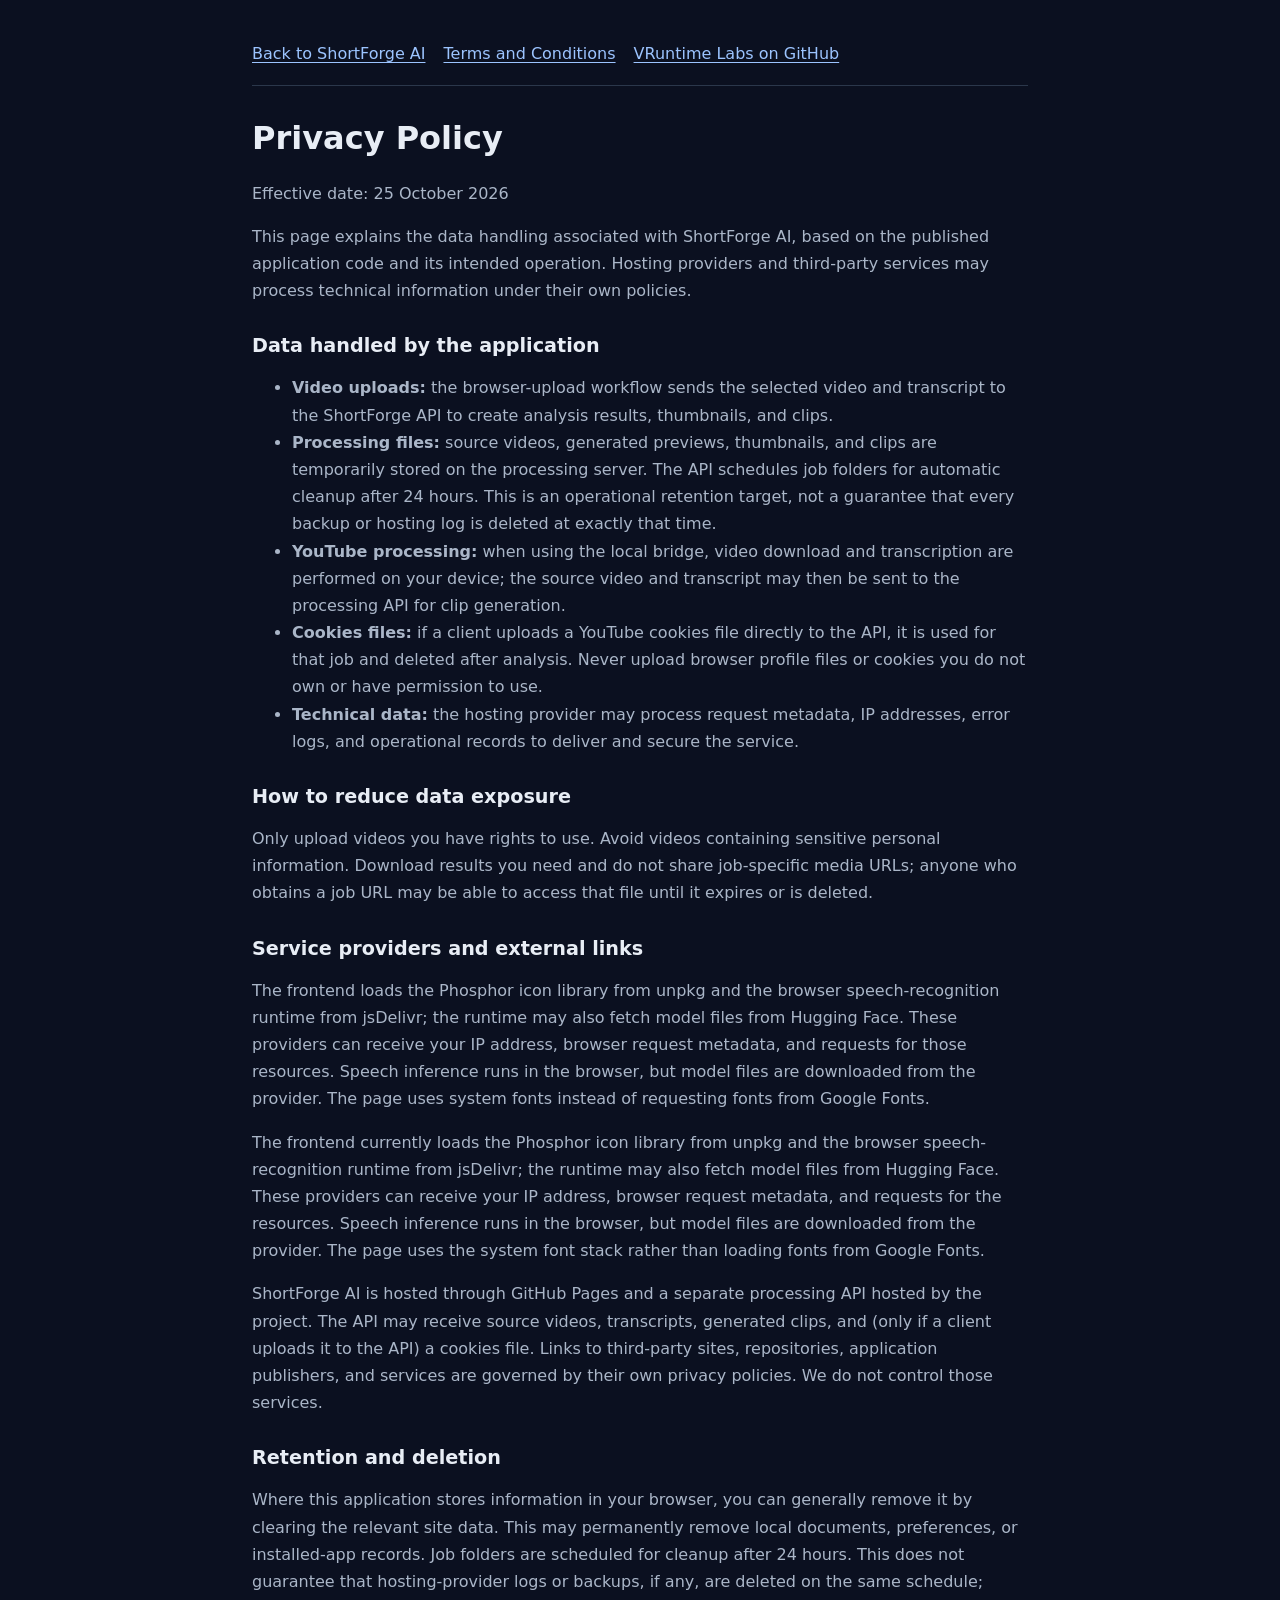
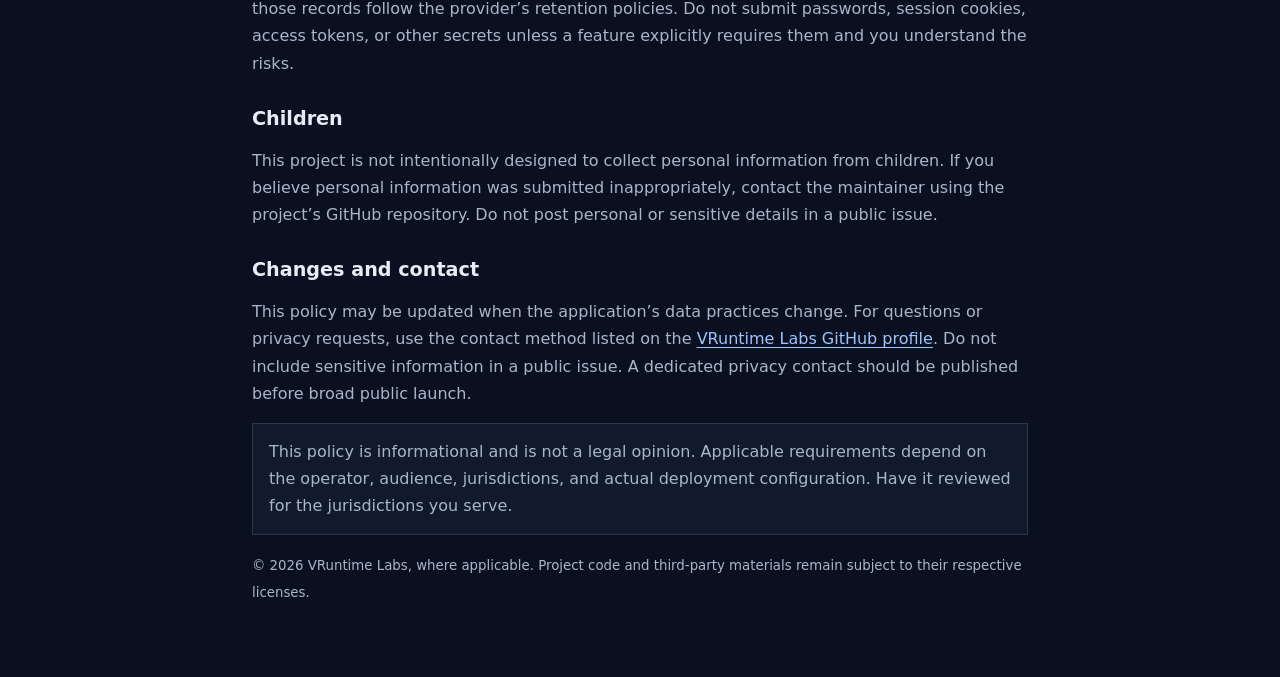
<file: privacy.html>
<!doctype html>
<html lang="en">
<head>
  <meta charset="utf-8">
  <meta name="viewport" content="width=device-width, initial-scale=1">
  <meta name="theme-color" content="#0b1020">
  <meta name="description" content="ShortForge AI privacy policy.">
  <title>Privacy Policy | ShortForge AI</title>
  <style>
    :root{color-scheme:dark;--bg:#0b1020;--panel:#111a2b;--text:#e8edf5;--muted:#aab6c8;--line:#2b374b;--link:#9cc4ff}
    *{box-sizing:border-box}body{margin:0;background:var(--bg);color:var(--text);font:16px/1.7 system-ui,-apple-system,Segoe UI,sans-serif}
    main{max-width:820px;margin:0 auto;padding:40px 22px 72px}nav{display:flex;gap:18px;flex-wrap:wrap;border-bottom:1px solid var(--line);padding-bottom:18px;margin-bottom:32px}
    a{color:var(--link);text-underline-offset:3px}h1,h2{line-height:1.25}h1{font-size:2rem}h2{font-size:1.2rem;margin-top:30px}p,li{color:var(--muted)}.notice{border:1px solid var(--line);padding:14px 16px;background:var(--panel)}small{color:var(--muted)}
  </style>
</head>
<body><main>
  <nav><a href="./">Back to ShortForge AI</a><a href="./terms.html">Terms and Conditions</a><a href="https://github.com/vruntime-labs">VRuntime Labs on GitHub</a></nav>
  <h1>Privacy Policy</h1>
  <p>Effective date: 25 October 2026</p>
  <p>This page explains the data handling associated with ShortForge AI, based on the published application code and its intended operation. Hosting providers and third-party services may process technical information under their own policies.</p>
  <h2>Data handled by the application</h2>
  <ul>
    <li><strong>Video uploads:</strong> the browser-upload workflow sends the selected video and transcript to the ShortForge API to create analysis results, thumbnails, and clips.</li>
    <li><strong>Processing files:</strong> source videos, generated previews, thumbnails, and clips are temporarily stored on the processing server. The API schedules job folders for automatic cleanup after 24 hours. This is an operational retention target, not a guarantee that every backup or hosting log is deleted at exactly that time.</li>
    <li><strong>YouTube processing:</strong> when using the local bridge, video download and transcription are performed on your device; the source video and transcript may then be sent to the processing API for clip generation.</li>
    <li><strong>Cookies files:</strong> if a client uploads a YouTube cookies file directly to the API, it is used for that job and deleted after analysis. Never upload browser profile files or cookies you do not own or have permission to use.</li>
    <li><strong>Technical data:</strong> the hosting provider may process request metadata, IP addresses, error logs, and operational records to deliver and secure the service.</li>
  </ul>
  <h2>How to reduce data exposure</h2><p>Only upload videos you have rights to use. Avoid videos containing sensitive personal information. Download results you need and do not share job-specific media URLs; anyone who obtains a job URL may be able to access that file until it expires or is deleted.</p>
  <h2>Service providers and external links</h2>
  <p>The frontend loads the Phosphor icon library from unpkg and the browser speech-recognition runtime from jsDelivr; the runtime may also fetch model files from Hugging Face. These providers can receive your IP address, browser request metadata, and requests for those resources. Speech inference runs in the browser, but model files are downloaded from the provider. The page uses system fonts instead of requesting fonts from Google Fonts.</p>
  <p>The frontend currently loads the Phosphor icon library from unpkg and the browser speech-recognition runtime from jsDelivr; the runtime may also fetch model files from Hugging Face. These providers can receive your IP address, browser request metadata, and requests for the resources. Speech inference runs in the browser, but model files are downloaded from the provider. The page uses the system font stack rather than loading fonts from Google Fonts.</p>
  <p>ShortForge AI is hosted through GitHub Pages and a separate processing API hosted by the project. The API may receive source videos, transcripts, generated clips, and (only if a client uploads it to the API) a cookies file. Links to third-party sites, repositories, application publishers, and services are governed by their own privacy policies. We do not control those services.</p>
  <h2>Retention and deletion</h2>
  <p>Where this application stores information in your browser, you can generally remove it by clearing the relevant site data. This may permanently remove local documents, preferences, or installed-app records. Job folders are scheduled for cleanup after 24 hours. This does not guarantee that hosting-provider logs or backups, if any, are deleted on the same schedule; those records follow the provider’s retention policies. Do not submit passwords, session cookies, access tokens, or other secrets unless a feature explicitly requires them and you understand the risks.</p>
  <h2>Children</h2>
  <p>This project is not intentionally designed to collect personal information from children. If you believe personal information was submitted inappropriately, contact the maintainer using the project’s GitHub repository. Do not post personal or sensitive details in a public issue.</p>
  <h2>Changes and contact</h2>
  <p>This policy may be updated when the application’s data practices change. For questions or privacy requests, use the contact method listed on the <a href="https://github.com/vruntime-labs">VRuntime Labs GitHub profile</a>. Do not include sensitive information in a public issue. A dedicated privacy contact should be published before broad public launch.</p>
  <p class="notice">This policy is informational and is not a legal opinion. Applicable requirements depend on the operator, audience, jurisdictions, and actual deployment configuration. Have it reviewed for the jurisdictions you serve.</p>
  <small>© 2026 VRuntime Labs, where applicable. Project code and third-party materials remain subject to their respective licenses.</small>
</main></body></html>
</file>
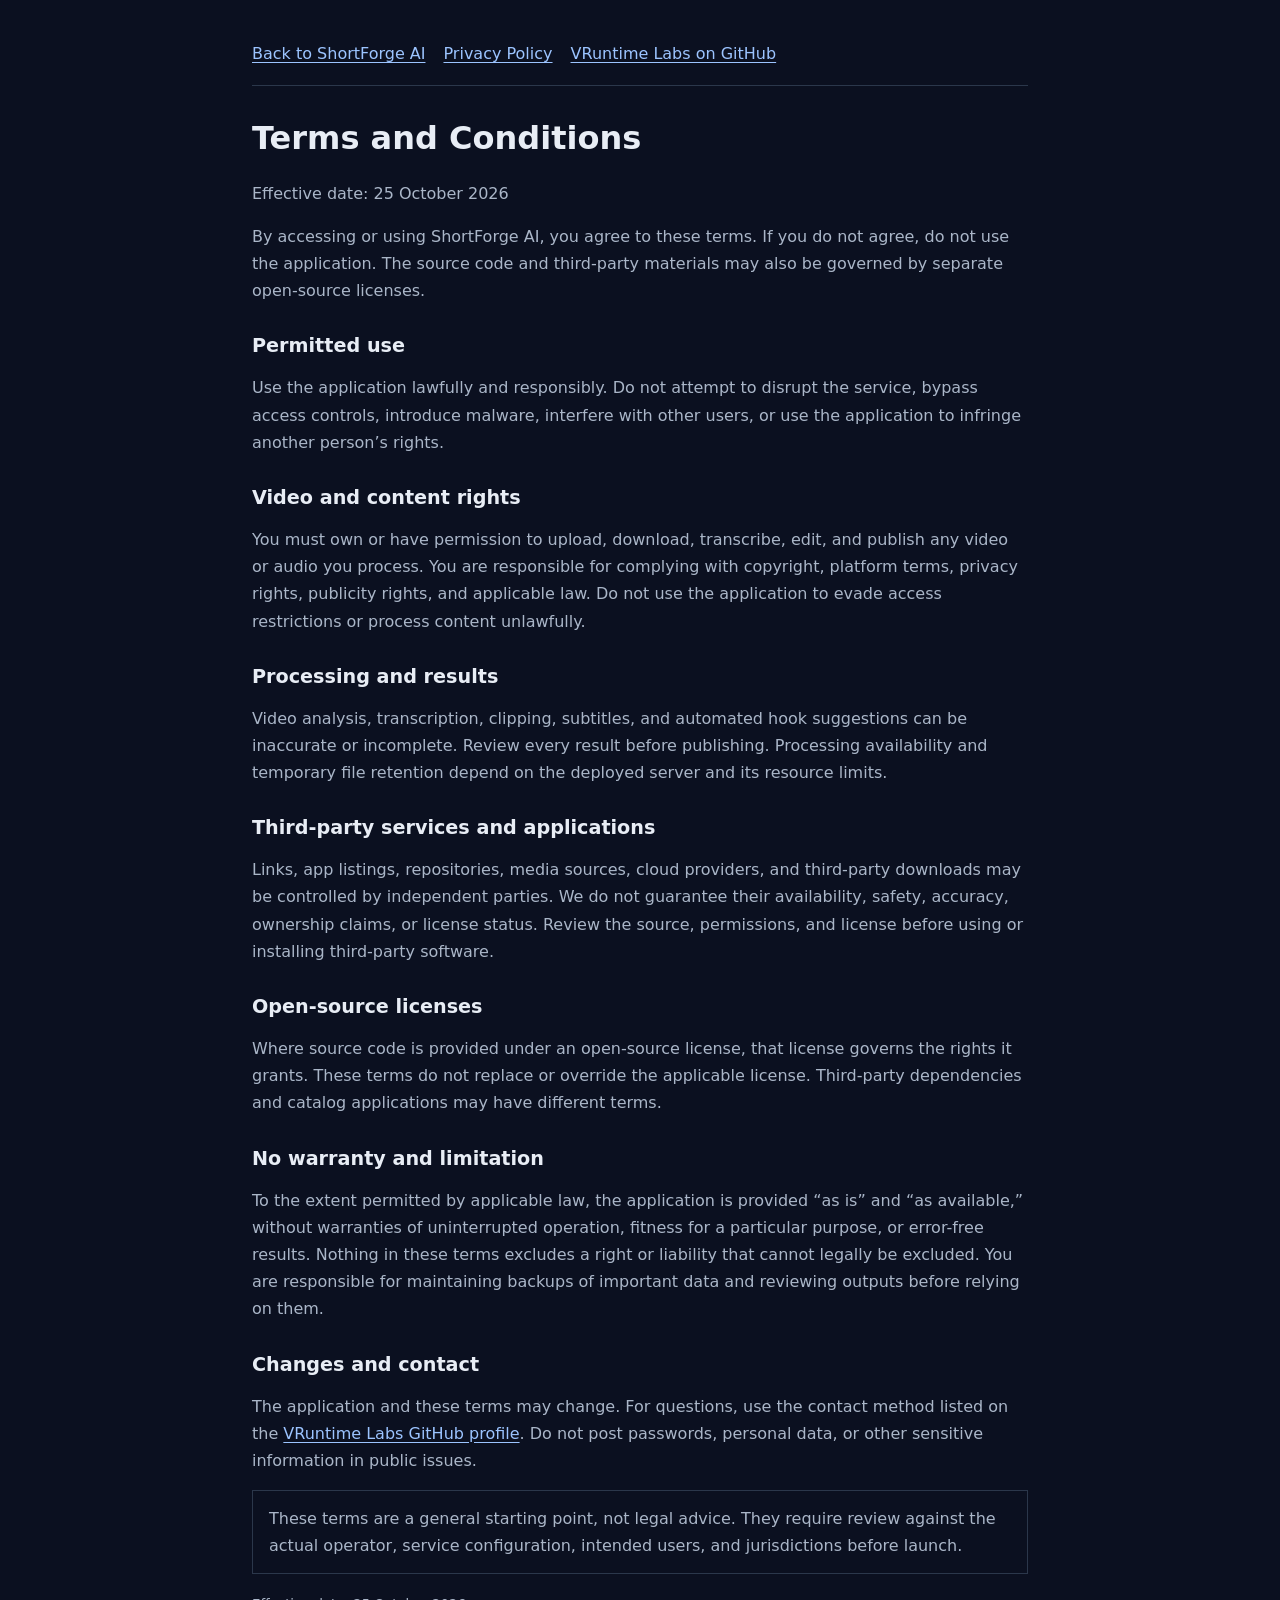
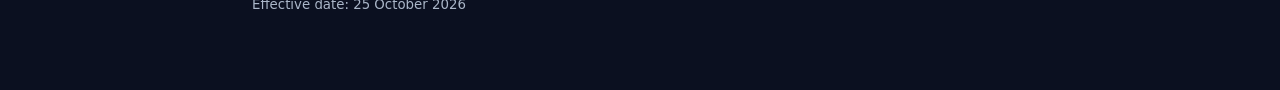
<file: terms.html>
<!doctype html>
<html lang="en">
<head>
  <meta charset="utf-8">
  <meta name="viewport" content="width=device-width, initial-scale=1">
  <meta name="theme-color" content="#0b1020">
  <meta name="description" content="ShortForge AI terms and conditions.">
  <title>Terms and Conditions | ShortForge AI</title>
  <style>
    :root{color-scheme:dark;--bg:#0b1020;--text:#e8edf5;--muted:#aab6c8;--line:#2b374b;--link:#9cc4ff}
    *{box-sizing:border-box}body{margin:0;background:var(--bg);color:var(--text);font:16px/1.7 system-ui,-apple-system,Segoe UI,sans-serif}
    main{max-width:820px;margin:0 auto;padding:40px 22px 72px}nav{display:flex;gap:18px;flex-wrap:wrap;border-bottom:1px solid var(--line);padding-bottom:18px;margin-bottom:32px}
    a{color:var(--link);text-underline-offset:3px}h1,h2{line-height:1.25}h1{font-size:2rem}h2{font-size:1.2rem;margin-top:30px}p,li{color:var(--muted)}.notice{border:1px solid var(--line);padding:14px 16px}small{color:var(--muted)}
  </style>
</head>
<body><main>
  <nav><a href="./">Back to ShortForge AI</a><a href="./privacy.html">Privacy Policy</a><a href="https://github.com/vruntime-labs">VRuntime Labs on GitHub</a></nav>
  <h1>Terms and Conditions</h1>
  <p>Effective date: 25 October 2026</p>
  <p>By accessing or using ShortForge AI, you agree to these terms. If you do not agree, do not use the application. The source code and third-party materials may also be governed by separate open-source licenses.</p>
  <h2>Permitted use</h2>
  <p>Use the application lawfully and responsibly. Do not attempt to disrupt the service, bypass access controls, introduce malware, interfere with other users, or use the application to infringe another person’s rights.</p>
  <h2>Video and content rights</h2><p>You must own or have permission to upload, download, transcribe, edit, and publish any video or audio you process. You are responsible for complying with copyright, platform terms, privacy rights, publicity rights, and applicable law. Do not use the application to evade access restrictions or process content unlawfully.</p>
  <h2>Processing and results</h2><p>Video analysis, transcription, clipping, subtitles, and automated hook suggestions can be inaccurate or incomplete. Review every result before publishing. Processing availability and temporary file retention depend on the deployed server and its resource limits.</p>
  <h2>Third-party services and applications</h2>
  <p>Links, app listings, repositories, media sources, cloud providers, and third-party downloads may be controlled by independent parties. We do not guarantee their availability, safety, accuracy, ownership claims, or license status. Review the source, permissions, and license before using or installing third-party software.</p>
  <h2>Open-source licenses</h2>
  <p>Where source code is provided under an open-source license, that license governs the rights it grants. These terms do not replace or override the applicable license. Third-party dependencies and catalog applications may have different terms.</p>
  <h2>No warranty and limitation</h2>
  <p>To the extent permitted by applicable law, the application is provided “as is” and “as available,” without warranties of uninterrupted operation, fitness for a particular purpose, or error-free results. Nothing in these terms excludes a right or liability that cannot legally be excluded. You are responsible for maintaining backups of important data and reviewing outputs before relying on them.</p>
  <h2>Changes and contact</h2>
  <p>The application and these terms may change. For questions, use the contact method listed on the <a href="https://github.com/vruntime-labs">VRuntime Labs GitHub profile</a>. Do not post passwords, personal data, or other sensitive information in public issues.</p>
  <p class="notice">These terms are a general starting point, not legal advice. They require review against the actual operator, service configuration, intended users, and jurisdictions before launch.</p>
  <small>Effective date: 25 October 2026</small>
</main></body></html>
</file>
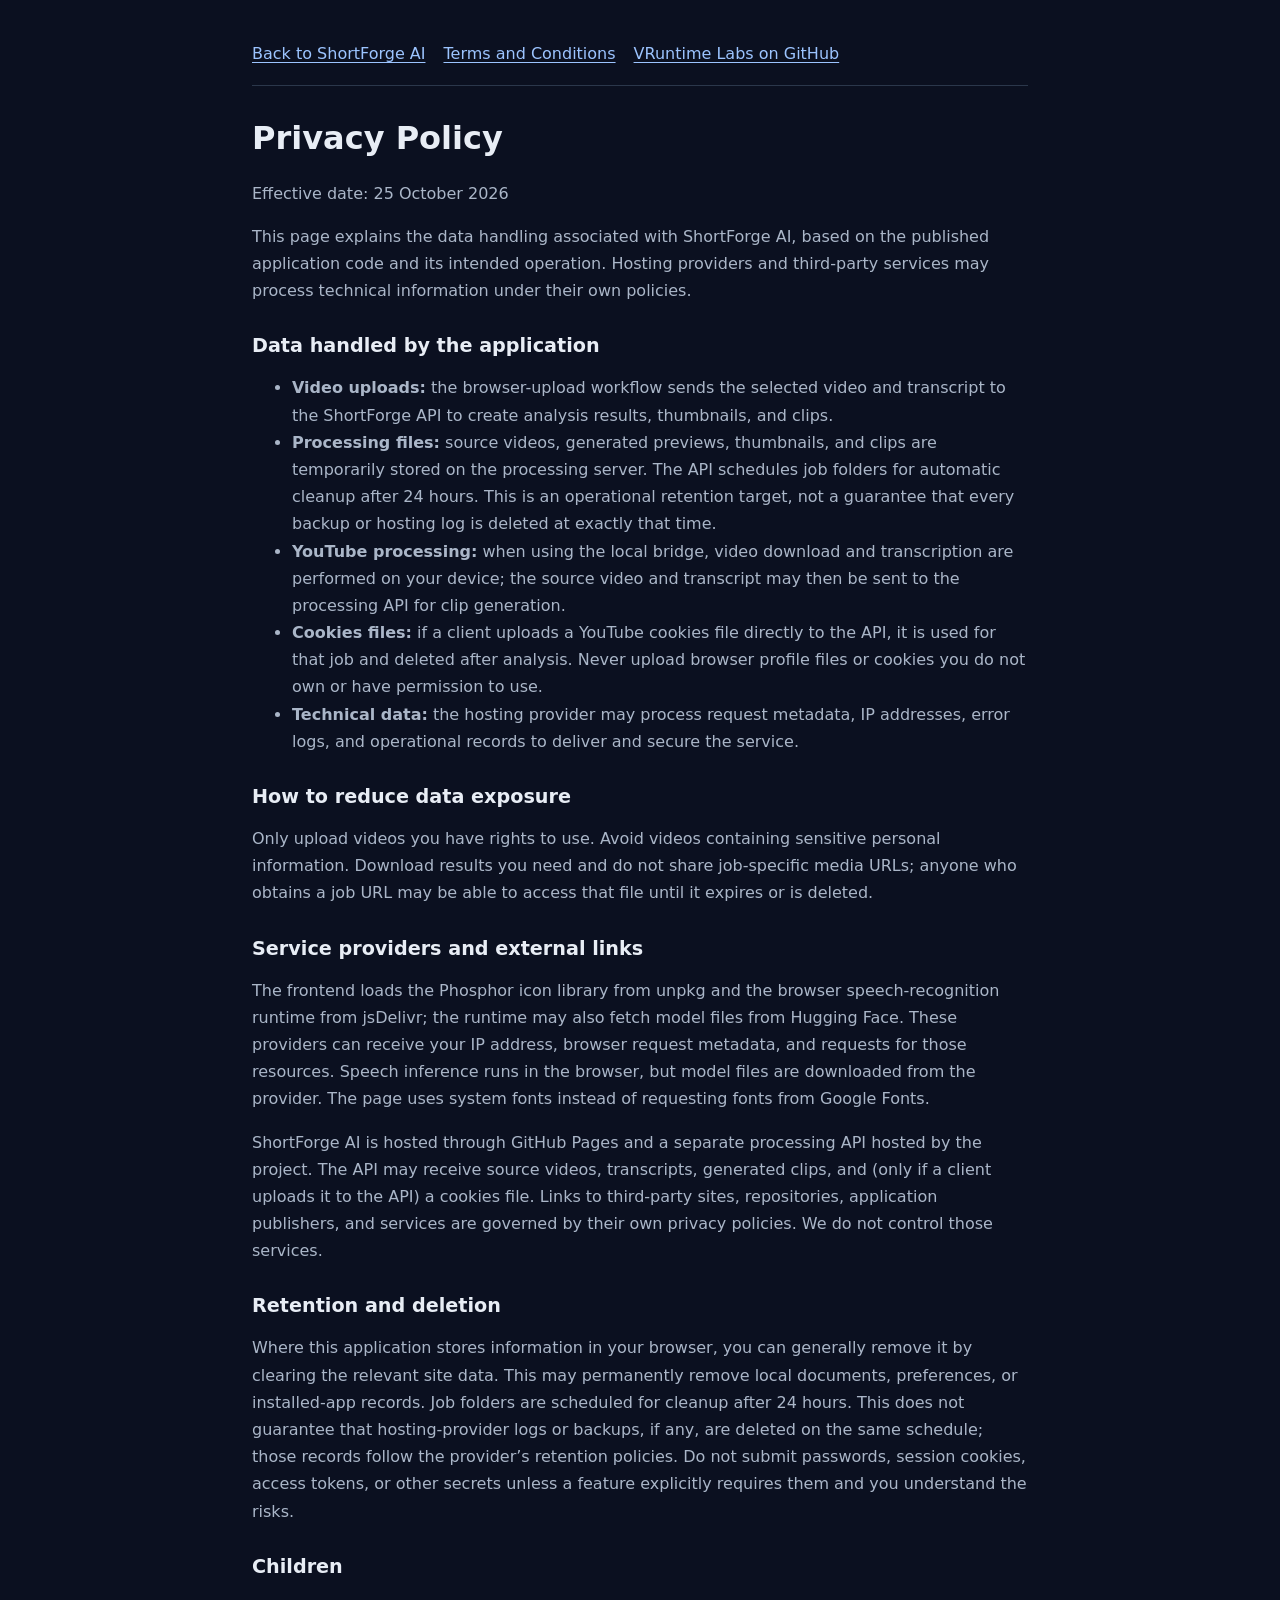
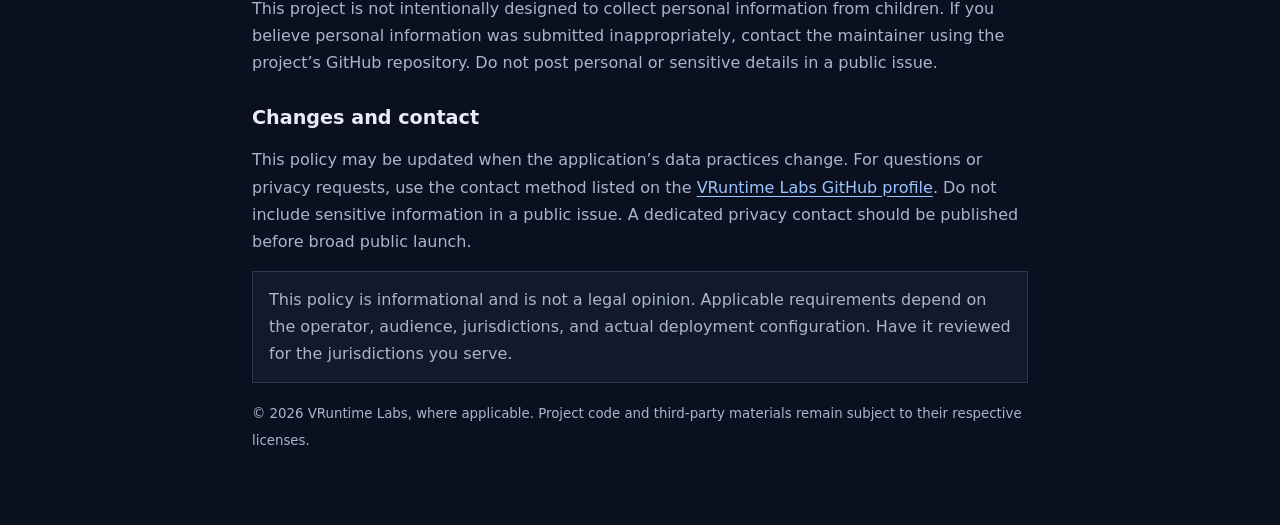
<file: web/privacy.html>
<!doctype html>
<html lang="en">
<head>
  <meta charset="utf-8">
  <meta name="viewport" content="width=device-width, initial-scale=1">
  <meta name="theme-color" content="#0b1020">
  <meta name="description" content="ShortForge AI privacy policy.">
  <title>Privacy Policy | ShortForge AI</title>
  <style>
    :root{color-scheme:dark;--bg:#0b1020;--panel:#111a2b;--text:#e8edf5;--muted:#aab6c8;--line:#2b374b;--link:#9cc4ff}
    *{box-sizing:border-box}body{margin:0;background:var(--bg);color:var(--text);font:16px/1.7 system-ui,-apple-system,Segoe UI,sans-serif}
    main{max-width:820px;margin:0 auto;padding:40px 22px 72px}nav{display:flex;gap:18px;flex-wrap:wrap;border-bottom:1px solid var(--line);padding-bottom:18px;margin-bottom:32px}
    a{color:var(--link);text-underline-offset:3px}h1,h2{line-height:1.25}h1{font-size:2rem}h2{font-size:1.2rem;margin-top:30px}p,li{color:var(--muted)}.notice{border:1px solid var(--line);padding:14px 16px;background:var(--panel)}small{color:var(--muted)}
  </style>
</head>
<body><main>
  <nav><a href="./">Back to ShortForge AI</a><a href="./terms.html">Terms and Conditions</a><a href="https://github.com/vruntime-labs">VRuntime Labs on GitHub</a></nav>
  <h1>Privacy Policy</h1>
  <p>Effective date: 25 October 2026</p>
  <p>This page explains the data handling associated with ShortForge AI, based on the published application code and its intended operation. Hosting providers and third-party services may process technical information under their own policies.</p>
  <h2>Data handled by the application</h2>
  <ul>
    <li><strong>Video uploads:</strong> the browser-upload workflow sends the selected video and transcript to the ShortForge API to create analysis results, thumbnails, and clips.</li>
    <li><strong>Processing files:</strong> source videos, generated previews, thumbnails, and clips are temporarily stored on the processing server. The API schedules job folders for automatic cleanup after 24 hours. This is an operational retention target, not a guarantee that every backup or hosting log is deleted at exactly that time.</li>
    <li><strong>YouTube processing:</strong> when using the local bridge, video download and transcription are performed on your device; the source video and transcript may then be sent to the processing API for clip generation.</li>
    <li><strong>Cookies files:</strong> if a client uploads a YouTube cookies file directly to the API, it is used for that job and deleted after analysis. Never upload browser profile files or cookies you do not own or have permission to use.</li>
    <li><strong>Technical data:</strong> the hosting provider may process request metadata, IP addresses, error logs, and operational records to deliver and secure the service.</li>
  </ul>
  <h2>How to reduce data exposure</h2><p>Only upload videos you have rights to use. Avoid videos containing sensitive personal information. Download results you need and do not share job-specific media URLs; anyone who obtains a job URL may be able to access that file until it expires or is deleted.</p>
  <h2>Service providers and external links</h2>
  <p>The frontend loads the Phosphor icon library from unpkg and the browser speech-recognition runtime from jsDelivr; the runtime may also fetch model files from Hugging Face. These providers can receive your IP address, browser request metadata, and requests for those resources. Speech inference runs in the browser, but model files are downloaded from the provider. The page uses system fonts instead of requesting fonts from Google Fonts.</p>
  <p>ShortForge AI is hosted through GitHub Pages and a separate processing API hosted by the project. The API may receive source videos, transcripts, generated clips, and (only if a client uploads it to the API) a cookies file. Links to third-party sites, repositories, application publishers, and services are governed by their own privacy policies. We do not control those services.</p>
  <h2>Retention and deletion</h2>
  <p>Where this application stores information in your browser, you can generally remove it by clearing the relevant site data. This may permanently remove local documents, preferences, or installed-app records. Job folders are scheduled for cleanup after 24 hours. This does not guarantee that hosting-provider logs or backups, if any, are deleted on the same schedule; those records follow the provider’s retention policies. Do not submit passwords, session cookies, access tokens, or other secrets unless a feature explicitly requires them and you understand the risks.</p>
  <h2>Children</h2>
  <p>This project is not intentionally designed to collect personal information from children. If you believe personal information was submitted inappropriately, contact the maintainer using the project’s GitHub repository. Do not post personal or sensitive details in a public issue.</p>
  <h2>Changes and contact</h2>
  <p>This policy may be updated when the application’s data practices change. For questions or privacy requests, use the contact method listed on the <a href="https://github.com/vruntime-labs">VRuntime Labs GitHub profile</a>. Do not include sensitive information in a public issue. A dedicated privacy contact should be published before broad public launch.</p>
  <p class="notice">This policy is informational and is not a legal opinion. Applicable requirements depend on the operator, audience, jurisdictions, and actual deployment configuration. Have it reviewed for the jurisdictions you serve.</p>
  <small>© 2026 VRuntime Labs, where applicable. Project code and third-party materials remain subject to their respective licenses.</small>
</main></body></html>
</file>
